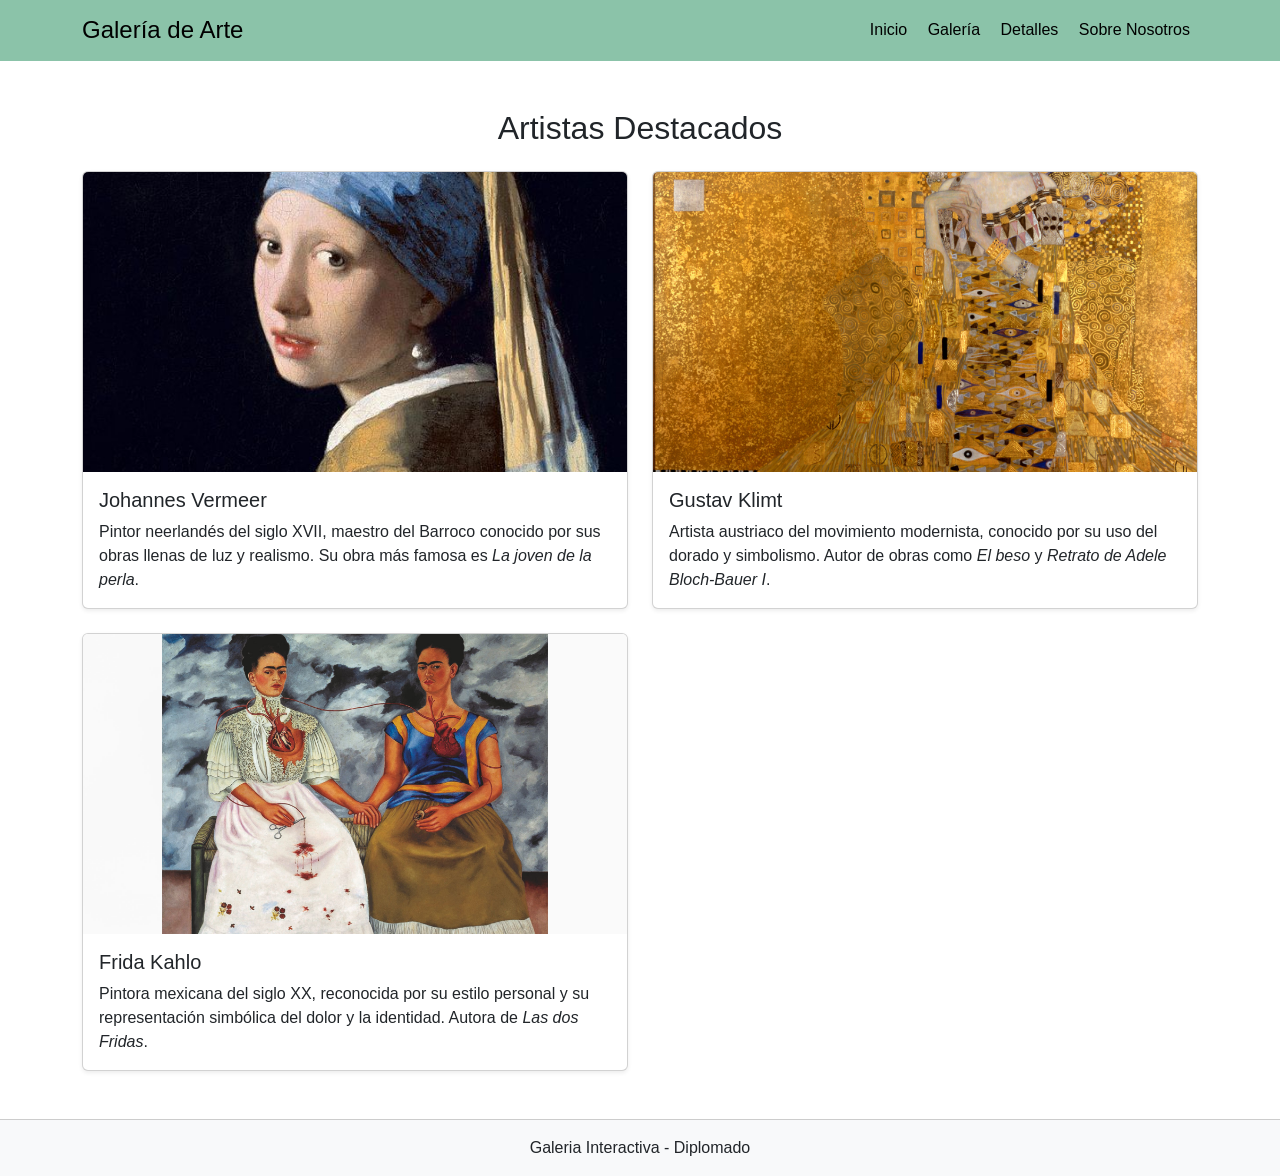
<file: Index.html>
<!DOCTYPE html>
<html lang="en">
<head>
    <meta charset="UTF-8">
    <meta name="viewport" content="width=device-width, initial-scale=1.0">
    <title>Mi Galeria</title>
    <link href="https://cdn.jsdelivr.net/npm/bootstrap@5.3.8/dist/css/bootstrap.min.css" rel="stylesheet" integrity="sha384-sRIl4kxILFvY47J16cr9ZwB07vP4J8+LH7qKQnuqkuIAvNWLzeN8tE5YBujZqJLB" crossorigin="anonymous">
     <link rel="stylesheet" href="assets/css/styles.css">
</head>
<body>
  <header class="bg-success bg-opacity-50 text-black py-3">
    <div class="container d-flex justify-content-between align-items-center">
      <h1 class="h4 m-0">Galería de Arte</h1>
      <nav>
      <a href="index.html" class="text-black mx-2 text-decoration-none">Inicio</a>
      <a href="galeria.html" class="text-black mx-2 text-decoration-none">Galería</a>
      <a href="detalles.html" class="text-black mx-2 text-decoration-none">Detalles</a>
      <a href="about.html" class="text-black mx-2 text-decoration-none">Sobre Nosotros</a>
      </nav>
    </div>
  </header>

  <main class="container my-5">
    <h2 class="text-center mb-4">Artistas Destacados</h2>
    <div class="row g-4">
      <div class="col-md-6">
        <div class="card h-100 shadow-sm">
          <img src="assets/img/foto1.jpg" class="card-img-top" alt="Johannes Vermeer">
          <div class="card-body">
            <h5 class="card-title">Johannes Vermeer</h5>
            <p class="card-text">Pintor neerlandés del siglo XVII, maestro del Barroco conocido por sus obras llenas de luz y realismo. Su obra más famosa es <em>La joven de la perla</em>.</p>
          </div>
        </div>
      </div>

      <div class="col-md-6">
        <div class="card h-100 shadow-sm">
          <img src="assets/img/foto2.jpg" class="card-img-top" alt="Gustav Klimt">
          <div class="card-body">
            <h5 class="card-title">Gustav Klimt</h5>
            <p class="card-text">Artista austriaco del movimiento modernista, conocido por su uso del dorado y simbolismo. Autor de obras como <em>El beso</em> y <em>Retrato de Adele Bloch-Bauer I</em>.</p>
          </div>
        </div>
      </div>

      <div class="col-md-6">
        <div class="card h-100 shadow-sm">
          <img src="assets/img/foto3.jpg" class="card-img-top" alt="Frida Kahlo">
          <div class="card-body">
            <h5 class="card-title">Frida Kahlo</h5>
            <p class="card-text">Pintora mexicana del siglo XX, reconocida por su estilo personal y su representación simbólica del dolor y la identidad. Autora de <em>Las dos Fridas</em>.</p>
          </div>
        </div>
      </div>
    </div>
  </main>

    <footer class="bg-light text-center py-3">
        <div class="container">Galeria Interactiva - Diplomado</div>
    </footer>

<script src="https://cdn.jsdelivr.net/npm/bootstrap@5.3.8/dist/js/bootstrap.bundle.min.js" integrity="sha384-FKyoEForCGlyvwx9Hj09JcYn3nv7wiPVlz7YYwJrWVcXK/BmnVDxM+D2scQbITxI" crossorigin="anonymous"></script>
<script src="js/script.js"></script>
</body>
</html>
</file>
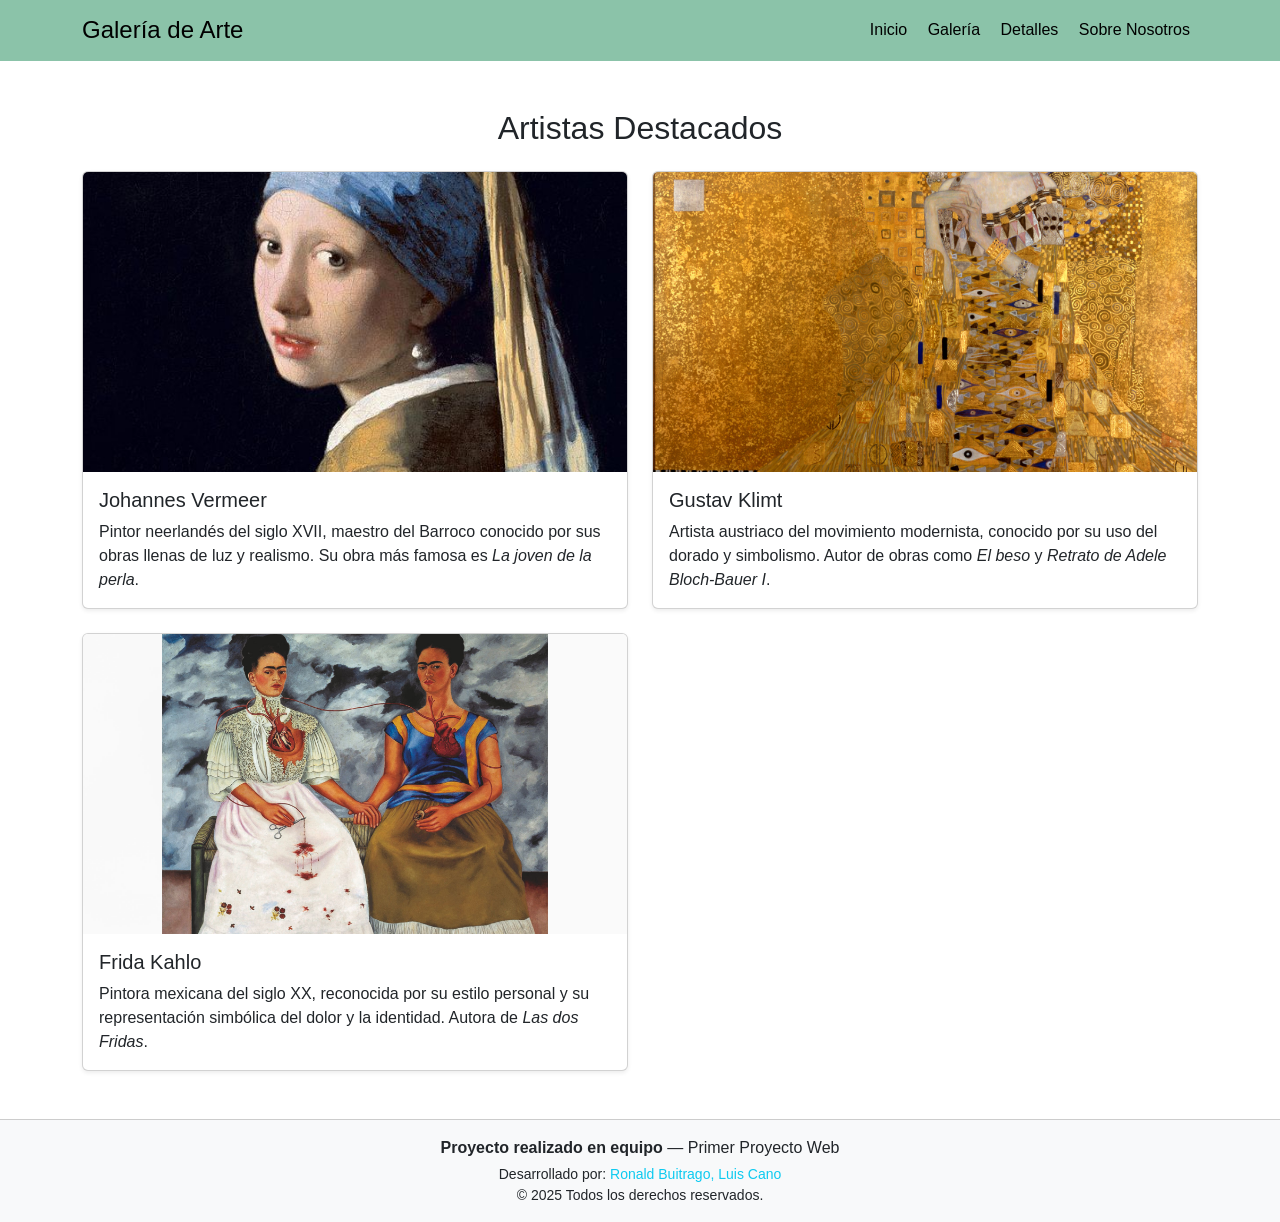
<file: index.html>
<!DOCTYPE html>
<html lang="en">
<head>
    <meta charset="UTF-8">
    <meta name="viewport" content="width=device-width, initial-scale=1.0">
    <title>Mi Galeria</title>
    <link href="https://cdn.jsdelivr.net/npm/bootstrap@5.3.8/dist/css/bootstrap.min.css" rel="stylesheet" integrity="sha384-sRIl4kxILFvY47J16cr9ZwB07vP4J8+LH7qKQnuqkuIAvNWLzeN8tE5YBujZqJLB" crossorigin="anonymous">
     <link rel="stylesheet" href="assets/css/styles.css">
</head>
<body>
  <header class="bg-success bg-opacity-50 text-black py-3">
    <div class="container d-flex justify-content-between align-items-center">
      <h1 class="h4 m-0">Galería de Arte</h1>
      <nav>
      <a href="index.html" class="text-black mx-2 text-decoration-none">Inicio</a>
      <a href="galeria.html" class="text-black mx-2 text-decoration-none">Galería</a>
      <a href="detalles.html" class="text-black mx-2 text-decoration-none">Detalles</a>
      <a href="about.html" class="text-black mx-2 text-decoration-none">Sobre Nosotros</a>
      </nav>
    </div>
  </header>

  <main class="container my-5">
    <h2 class="text-center mb-4">Artistas Destacados</h2>
    <div class="row g-4">
      <div class="col-md-6">
        <div class="card h-100 shadow-sm">
          <img src="assets/img/foto1.jpg" class="card-img-top" alt="Johannes Vermeer">
          <div class="card-body">
            <h5 class="card-title">Johannes Vermeer</h5>
            <p class="card-text">Pintor neerlandés del siglo XVII, maestro del Barroco conocido por sus obras llenas de luz y realismo. Su obra más famosa es <em>La joven de la perla</em>.</p>
          </div>
        </div>
      </div>

      <div class="col-md-6">
        <div class="card h-100 shadow-sm">
          <img src="assets/img/foto2.jpg" class="card-img-top" alt="Gustav Klimt">
          <div class="card-body">
            <h5 class="card-title">Gustav Klimt</h5>
            <p class="card-text">Artista austriaco del movimiento modernista, conocido por su uso del dorado y simbolismo. Autor de obras como <em>El beso</em> y <em>Retrato de Adele Bloch-Bauer I</em>.</p>
          </div>
        </div>
      </div>

      <div class="col-md-6">
        <div class="card h-100 shadow-sm">
          <img src="assets/img/foto3.jpg" class="card-img-top" alt="Frida Kahlo">
          <div class="card-body">
            <h5 class="card-title">Frida Kahlo</h5>
            <p class="card-text">Pintora mexicana del siglo XX, reconocida por su estilo personal y su representación simbólica del dolor y la identidad. Autora de <em>Las dos Fridas</em>.</p>
          </div>
        </div>
      </div>
    </div>
  </main>

    <footer class="bg-light text-center py-3">
        <div class="container">
        <p class="mb-1">
          <strong>Proyecto realizado en equipo</strong> — Primer Proyecto Web
        </p>
        <p class="small mb-0">
          Desarrollado por: <span class="text-info">Ronald Buitrago, Luis Cano</span>
        </p>
        <p class="small mb-0">&copy; 2025 Todos los derechos reservados.</p>
          </div>
    </footer>

<script src="https://cdn.jsdelivr.net/npm/bootstrap@5.3.8/dist/js/bootstrap.bundle.min.js" integrity="sha384-FKyoEForCGlyvwx9Hj09JcYn3nv7wiPVlz7YYwJrWVcXK/BmnVDxM+D2scQbITxI" crossorigin="anonymous"></script>
<script src="js/script.js"></script>
</body>
</html>
</file>
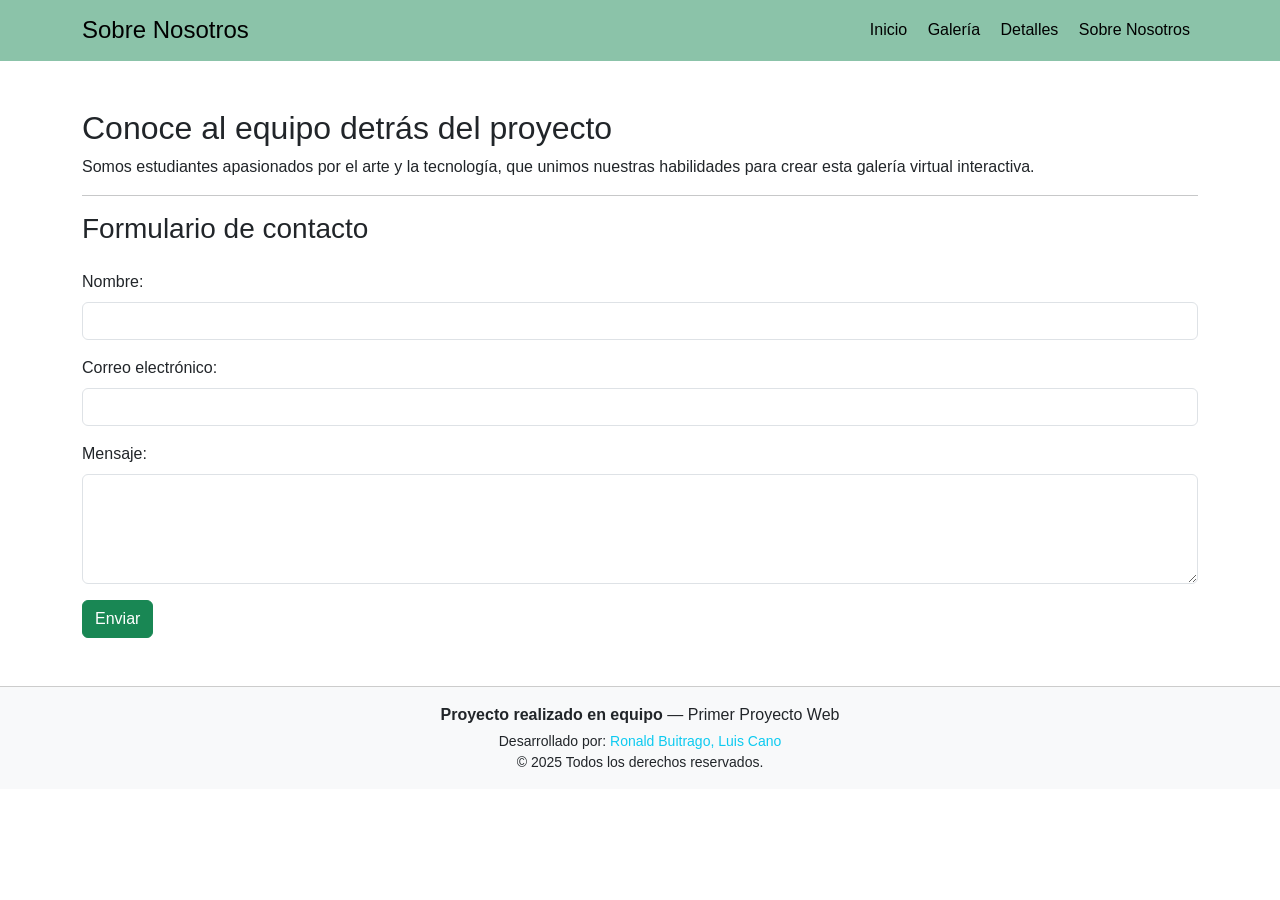
<file: about.html>
<!DOCTYPE html>
<html lang="en">
<head>
    <meta charset="UTF-8">
    <meta name="viewport" content="width=device-width, initial-scale=1.0">
    <title>Sobre Nosotros</title>
    <link href="https://cdn.jsdelivr.net/npm/bootstrap@5.3.8/dist/css/bootstrap.min.css" rel="stylesheet" integrity="sha384-sRIl4kxILFvY47J16cr9ZwB07vP4J8+LH7qKQnuqkuIAvNWLzeN8tE5YBujZqJLB" crossorigin="anonymous">
     <link rel="stylesheet" href="assets/css/styles.css">    
</head>
<body>

  <header class="bg-success bg-opacity-50 text-black py-3">
    <div class="container d-flex justify-content-between align-items-center">
      <h1 class="h4 m-0">Sobre Nosotros</h1>
      <nav>
      <a href="index.html" class="text-black mx-2 text-decoration-none">Inicio</a>
      <a href="galeria.html" class="text-black mx-2 text-decoration-none">Galería</a>
      <a href="detalles.html" class="text-black mx-2 text-decoration-none">Detalles</a>
      <a href="about.html" class="text-black mx-2 text-decoration-none">Sobre Nosotros</a>
      </nav>
  </div>
</header>

<main class="container my-5">
  <h2>Conoce al equipo detrás del proyecto</h2>
  <p>Somos estudiantes apasionados por el arte y la tecnología, que unimos nuestras habilidades para crear esta galería virtual interactiva.</p>

  <hr>

  <h3>Formulario de contacto</h3>
  <form id="contactForm" class="mt-4">
    <div class="mb-3">
      <label for="name" class="form-label">Nombre:</label>
      <input type="text" id="name" class="form-control" required>
    </div>
    <div class="mb-3">
      <label for="email" class="form-label">Correo electrónico:</label>
      <input type="email" id="email" class="form-control" required>
    </div>
    <div class="mb-3">
      <label for="message" class="form-label">Mensaje:</label>
      <textarea id="message" rows="4" class="form-control" required></textarea>
    </div>
    <button type="submit" class="btn btn-success">Enviar</button>
    <div id="contactFeedback" class="mt-3"></div>
  </form>
</main>
    <footer class="bg-light text-center py-3">
        <div class="container">
        <p class="mb-1">
          <strong>Proyecto realizado en equipo</strong> — Primer Proyecto Web
        </p>
        <p class="small mb-0">
          Desarrollado por: <span class="text-info">Ronald Buitrago, Luis Cano</span>
        </p>
        <p class="small mb-0">&copy; 2025 Todos los derechos reservados.</p>
        </div>
    </footer>

<script src="https://cdn.jsdelivr.net/npm/bootstrap@5.3.8/dist/js/bootstrap.bundle.min.js" integrity="sha384-FKyoEForCGlyvwx9Hj09JcYn3nv7wiPVlz7YYwJrWVcXK/BmnVDxM+D2scQbITxI" crossorigin="anonymous"></script>
<script src="js/script.js"></script>
</body>
</html>
</file>
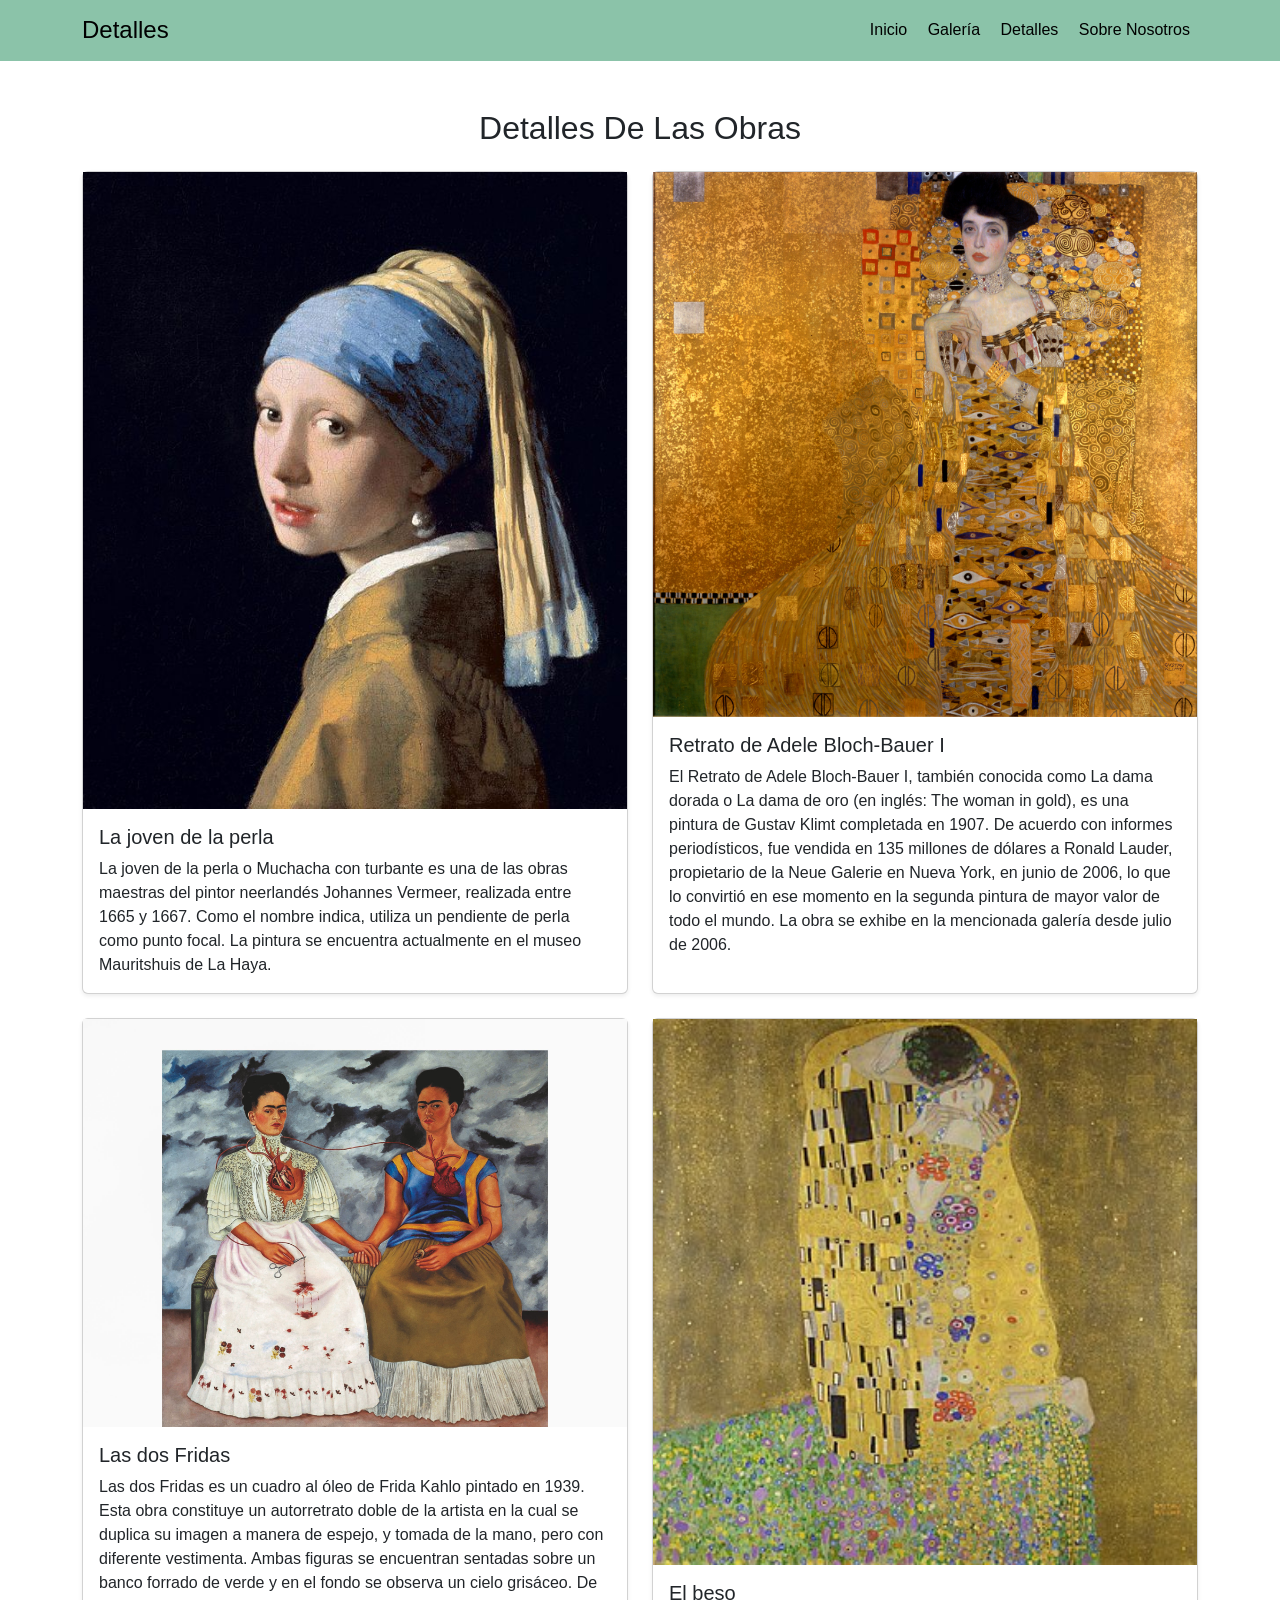
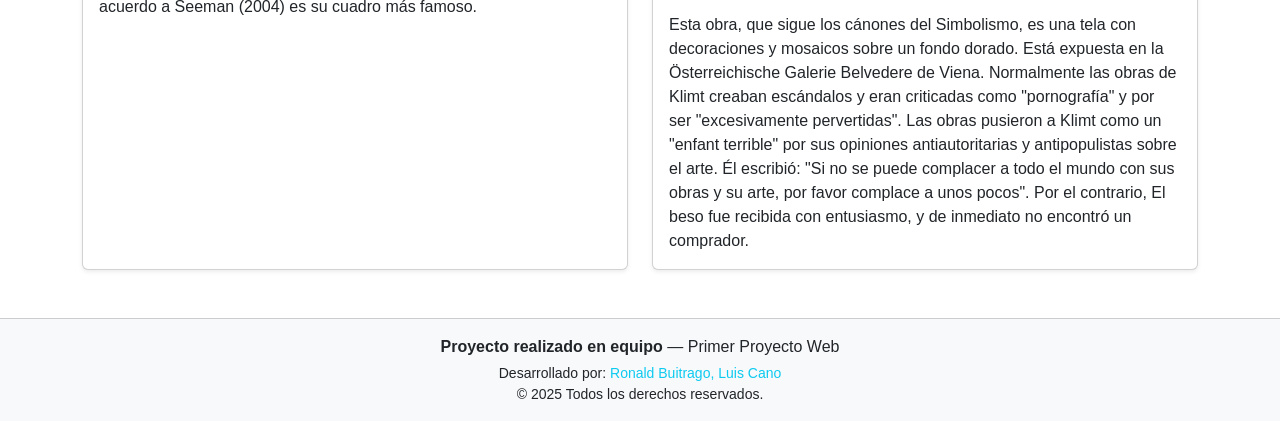
<file: detalles.html>
<!DOCTYPE html>
<html lang="en">
<head>
    <meta charset="UTF-8">
    <meta name="viewport" content="width=device-width, initial-scale=1.0">
    <title>Detalles</title>
    <link href="https://cdn.jsdelivr.net/npm/bootstrap@5.3.8/dist/css/bootstrap.min.css" rel="stylesheet" integrity="sha384-sRIl4kxILFvY47J16cr9ZwB07vP4J8+LH7qKQnuqkuIAvNWLzeN8tE5YBujZqJLB" crossorigin="anonymous">
     <link rel="stylesheet" href="assets/css/styles.css">
</head>
<body>
  <header class="bg-success bg-opacity-50 text-black py-3">
    <div class="container d-flex justify-content-between align-items-center">
      <h1 class="h4 m-0">Detalles</h1>
      <nav>
      <a href="index.html" class="text-black mx-2 text-decoration-none">Inicio</a>
      <a href="galeria.html" class="text-black mx-2 text-decoration-none">Galería</a>
      <a href="detalles.html" class="text-black mx-2 text-decoration-none">Detalles</a>
      <a href="about.html" class="text-black mx-2 text-decoration-none">Sobre Nosotros</a>
      </nav>
    </div>
  </header>

  <main class="container my-5">
    <h2 class="text-center mb-4">Detalles De Las Obras</h2>
    <div class="row g-4">
      <div class="col-md-6">
        <div class="card h-100 shadow-sm">
          <img src="assets/img/foto1.jpg" class="img-fluid" alt="Johannes Vermeer">
          <div class="card-body">
            <h5 class="card-title">La joven de la perla</h5>
            <p class="card-text">La joven de la perla o Muchacha con turbante es una de las obras maestras del pintor neerlandés Johannes Vermeer, realizada entre 1665 y 1667. Como el nombre indica, utiliza un pendiente de perla como punto focal. La pintura se encuentra actualmente en el museo Mauritshuis de La Haya.</p>
          </div>
        </div>
      </div>

      <div class="col-md-6">
        <div class="card h-100 shadow-sm">
          <img src="assets/img/foto2.jpg" class="img-fluid" alt="Gustav Klimt">
          <div class="card-body">
            <h5 class="card-title">Retrato de Adele Bloch-Bauer I</h5>
            <p class="card-text">El Retrato de Adele Bloch-Bauer I, también conocida como La dama dorada o La dama de oro (en inglés: The woman in gold), es una pintura de Gustav Klimt completada en 1907. De acuerdo con informes periodísticos, fue vendida en 135 millones de dólares a Ronald Lauder, propietario de la Neue Galerie en Nueva York, en junio de 2006, lo que lo convirtió en ese momento en la segunda pintura de mayor valor de todo el mundo. La obra se exhibe en la mencionada galería desde julio de 2006.</p>
          </div>
        </div>
      </div>

      <div class="col-md-6">
        <div class="card h-100 shadow-sm">
          <img src="assets/img/foto3.jpg" class="img-fluid" alt="Frida Kahlo">
          <div class="card-body">
            <h5 class="card-title">Las dos Fridas</h5>
            <p class="card-text">Las dos Fridas es un cuadro al óleo de Frida Kahlo pintado en 1939. Esta obra constituye un autorretrato doble de la artista en la cual se duplica su imagen a manera de espejo, y tomada de la mano, pero con diferente vestimenta. Ambas figuras se encuentran sentadas sobre un banco forrado de verde y en el fondo se observa un cielo grisáceo. De acuerdo a Seeman (2004) es su cuadro más famoso.</p>
          </div>
        </div>
      </div>

      <div class="col-md-6">
        <div class="card h-100 shadow-sm">
          <img src="assets/img/foto4.jpg" class="img-fluid" alt="Gustav Klimt">
          <div class="card-body">
            <h5 class="card-title">El beso</h5>
            <p class="card-text">Esta obra, que sigue los cánones del Simbolismo, es una tela con decoraciones y mosaicos sobre un fondo dorado. Está expuesta en la Österreichische Galerie Belvedere de Viena. Normalmente las obras de Klimt creaban escándalos y eran criticadas como "pornografía" y por ser "excesivamente pervertidas". Las obras pusieron a Klimt como un "enfant terrible" por sus opiniones antiautoritarias y antipopulistas sobre el arte. Él escribió: "Si no se puede complacer a todo el mundo con sus obras y su arte, por favor complace a unos pocos". Por el contrario, El beso fue recibida con entusiasmo, y de inmediato no encontró un comprador.</p>
          </div>
        </div>
      </div>
    </div>
  </main>

    <footer class="bg-light text-center py-3">
        <div class="container">
        <p class="mb-1">
          <strong>Proyecto realizado en equipo</strong> — Primer Proyecto Web
        </p>
        <p class="small mb-0">
          Desarrollado por: <span class="text-info">Ronald Buitrago, Luis Cano</span>
        </p>
        <p class="small mb-0">&copy; 2025 Todos los derechos reservados.</p>
        </div>
    </footer>

<script src="https://cdn.jsdelivr.net/npm/bootstrap@5.3.8/dist/js/bootstrap.bundle.min.js" integrity="sha384-FKyoEForCGlyvwx9Hj09JcYn3nv7wiPVlz7YYwJrWVcXK/BmnVDxM+D2scQbITxI" crossorigin="anonymous"></script>
<script src="js/script.js"></script>
</body>
</html>
</file>
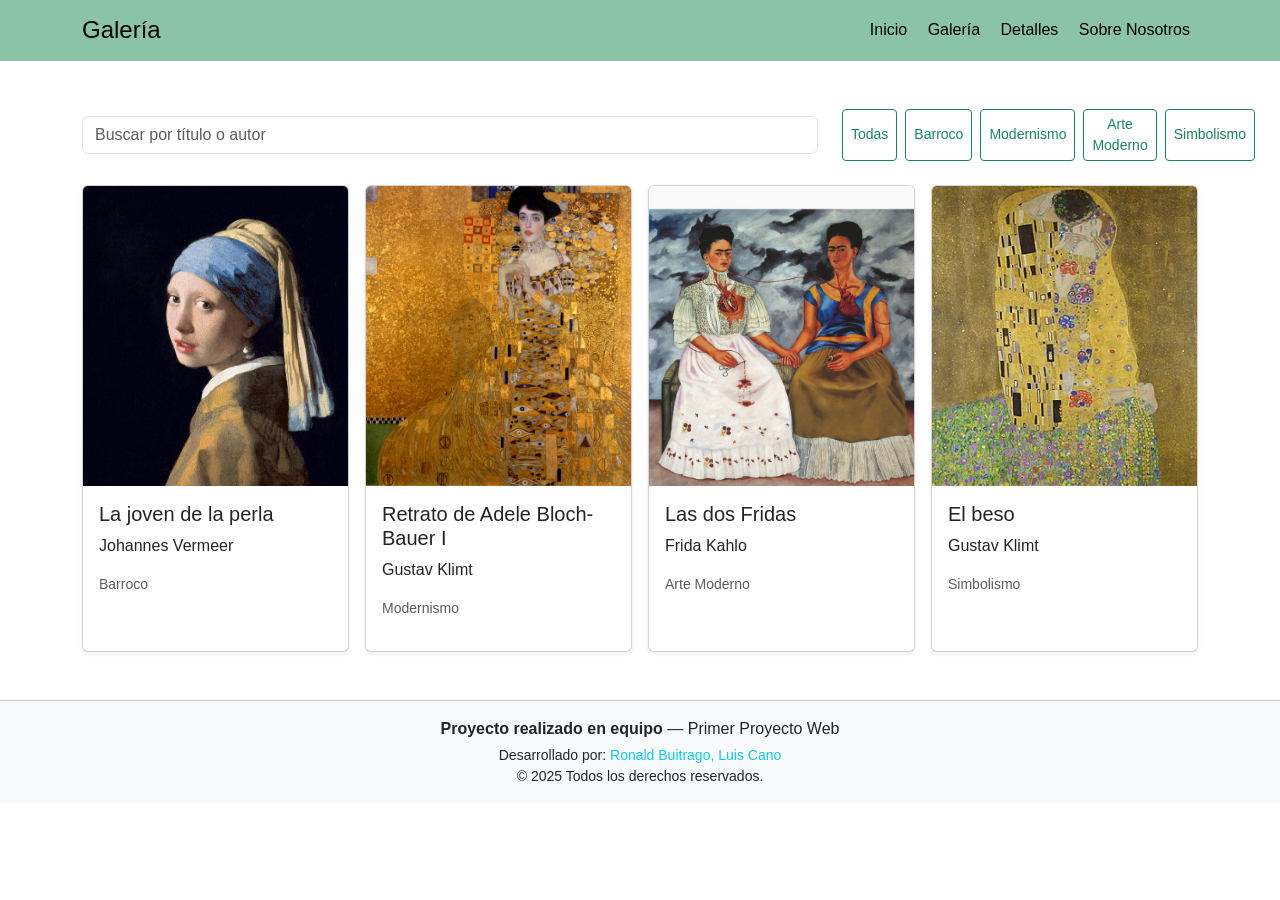
<file: galeria.html>
<!DOCTYPE html>
<html lang="en">
<head>
    <meta charset="UTF-8">
    <meta name="viewport" content="width=device-width, initial-scale=1.0">
    <title>Galería</title>
    <link href="https://cdn.jsdelivr.net/npm/bootstrap@5.3.8/dist/css/bootstrap.min.css" rel="stylesheet" integrity="sha384-sRIl4kxILFvY47J16cr9ZwB07vP4J8+LH7qKQnuqkuIAvNWLzeN8tE5YBujZqJLB" crossorigin="anonymous">
     <link rel="stylesheet" href="assets/css/styles.css">
</head>
<body>

  <header class="bg-success bg-opacity-50 text-black py-3">
    <div class="container d-flex justify-content-between align-items-center">
      <h1 class="h4 m-0">Galería</h1>
      <nav>
      <a href="index.html" class="text-black mx-2 text-decoration-none">Inicio</a>
      <a href="galeria.html" class="text-black mx-2 text-decoration-none">Galería</a>
      <a href="detalles.html" class="text-black mx-2 text-decoration-none">Detalles</a>
      <a href="about.html" class="text-black mx-2 text-decoration-none">Sobre Nosotros</a>
      </nav>
  </div>
</header>

<main class="container my-5">

  <section class="mb-4">
    <div class="row align-items-center">
      <div class="col-md-8">
        <input id="searchInput" class="form-control" placeholder="Buscar por título o autor">
      </div>
      <div class="col-md-4 text-md-end mt-2 mt-md-0">
        <div id="category-buttons-gal" class="d-inline-flex gap-2"></div>
      </div>
    </div>
  </section>

  <section id="gallery-grid" class="row g-3">

  </section>

</main>

    <footer class="bg-light text-center py-3">
        <div class="container">
        <p class="mb-1">
      <strong>Proyecto realizado en equipo</strong> — Primer Proyecto Web
        </p>
        <p class="small mb-0">
          Desarrollado por: <span class="text-info">Ronald Buitrago, Luis Cano</span>
        </p>
        <p class="small mb-0">&copy; 2025 Todos los derechos reservados.</p>
        </div>
    </footer>

<script src="https://cdn.jsdelivr.net/npm/bootstrap@5.3.8/dist/js/bootstrap.bundle.min.js" integrity="sha384-FKyoEForCGlyvwx9Hj09JcYn3nv7wiPVlz7YYwJrWVcXK/BmnVDxM+D2scQbITxI" crossorigin="anonymous"></script>
<script src="js/script.js"></script>
</body>
</html>
</file>
<file: assets/css/styles.css>
body {
  font-family: "Poppins", sans-serif;
}

.card-img-top {
  height: 300px;
  object-fit: cover;
}

#gallery-grid img {
  transition: transform 0.3s ease;
}

#gallery-grid img:hover {
  transform: scale(1.05);
}

#detalle-obra img {
  max-height: 500px;
  object-fit: contain;
}

footer {
  border-top: 1px solid #ccc;
}
</file>
